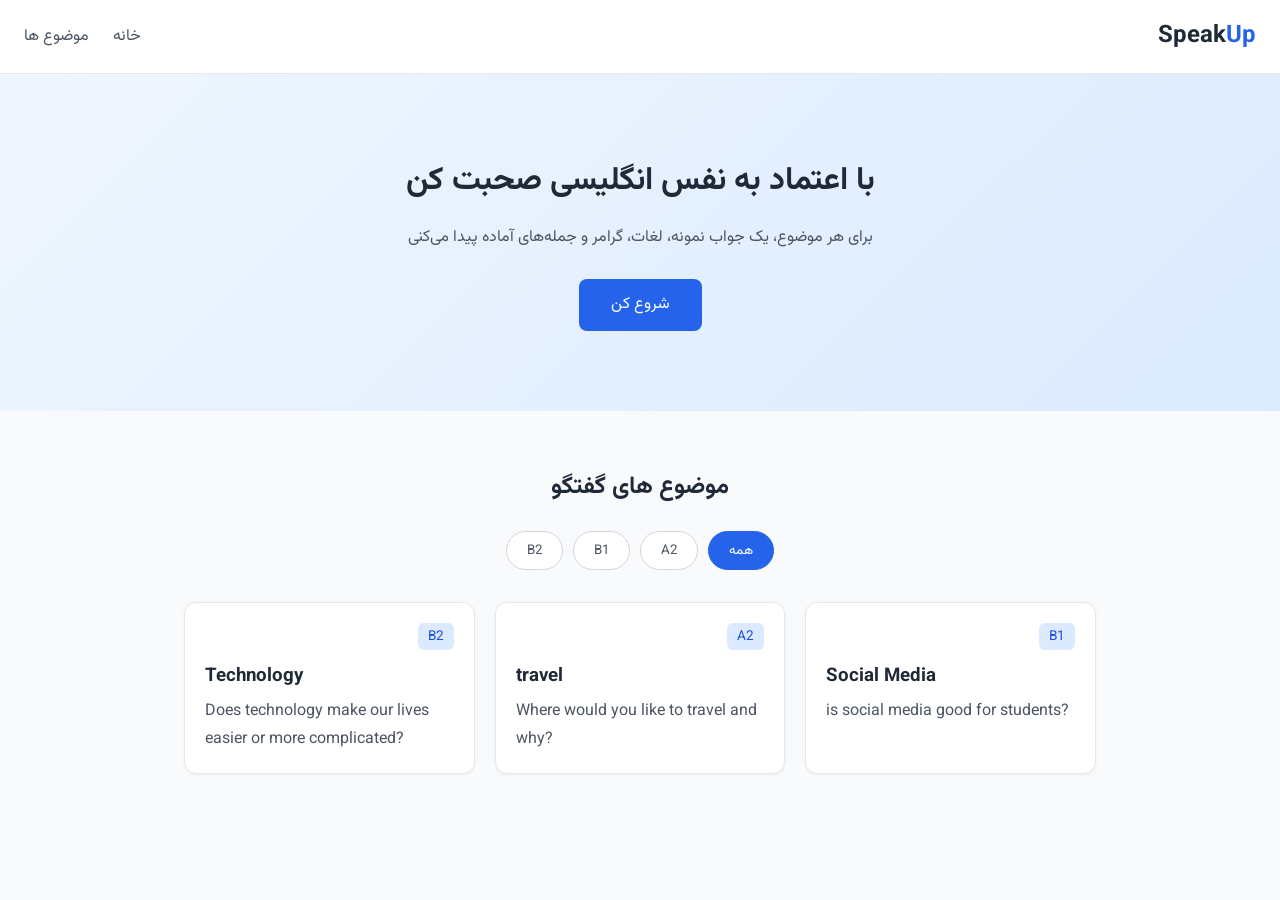
<file: index.html>
<!DOCTYPE html>
<html lang="fa" dir="rtl">
<head>
    <meta charset="UTF-8">
    <meta name="viewport" content="width=device-width, initial-scale=1.0">
    <title>گفتگوی انگلیسی</title>
    <link href="https://fonts.googleapis.com/css2?family=Vazirmatn:wght@400;700&display=swap" rel="stylesheet">
    <link rel="stylesheet" href="css/style.css">
    <link rel="icon" href="data:image/svg+xml,<svg xmlns=%22http://www.w3.org/2000/svg%22 viewBox=%220 0 100 100%22><text y=%22.9em%22 font-size=%2290%22>💬</text></svg>">
</head> 
<body>
    
    <header>
        <a href="index.html" class="logo">Speak<span>Up</span></a>
        <nav>
            <a href="index.html">خانه</a>
            <a href="#topics">موضوع ها</a>
        </nav>
    </header>

    <section class="hero">
        <h1> با اعتماد به نفس انگلیسی صحبت کن</h1>
        <p>برای هر موضوع، یک جواب نمونه، لغات، گرامر و جمله‌های آماده پیدا می‌کنی</p>
        <a href="#topics" class="btn">شروع کن</a>
    </section>

    <section class="topics" id="topics">
        <h2>موضوع های گفتگو</h2>

        <div class="filters">
            <button class="filter-btn active" data-level="all">همه</button>
            <button class="filter-btn" data-level="A2">A2</button>
            <button class="filter-btn" data-level="B1">B1</button>
            <button class="filter-btn" data-level="B2">B2</button>
        </div>

         <div class="cards" id="cards"></div>

    </section>
    
  <script src="js/data.js"></script>
  <script src="js/main.js"></script>

</body>
</html>
</file>
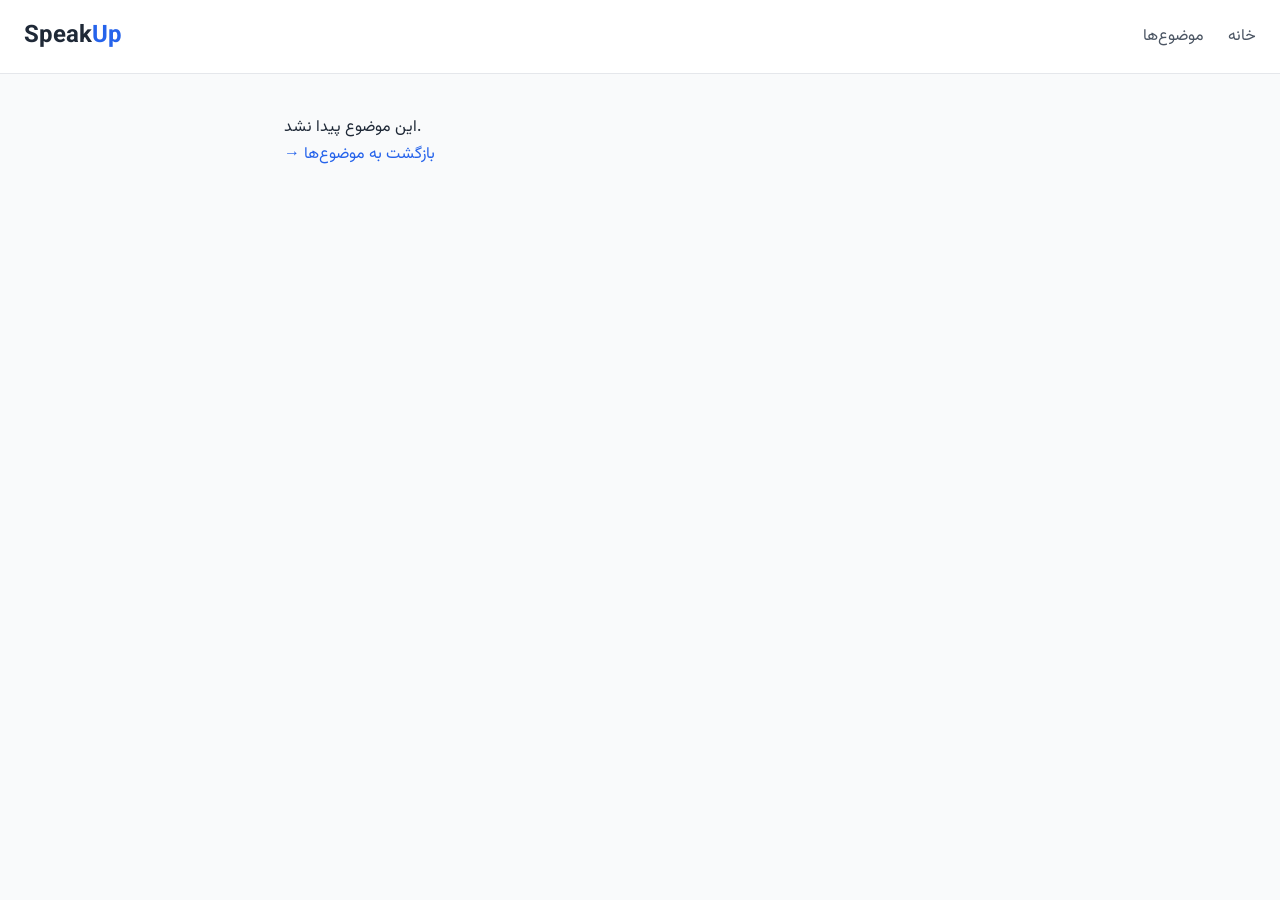
<file: topic.html>
<!DOCTYPE html>
<html lang="fa" dir="ltr">
    <head>
        <meta charset="UTF-8">
        <meta name="viewport" content="width=device-width , initial-scale=1.0">
        <title>موضوع | گفتگوی انگلیسی</title>
        <link href="https://fonts.googleapis.com/css2?family=Vazirmatn:wght@400;700&display=swap" rel="stylesheet">
        <link rel="stylesheet" href="css/style.css">
        <link rel="icon" href="data:image/svg+xml,<svg xmlns=%22http://www.w3.org/2000/svg%22 viewBox=%220 0 100 100%22><text y=%22.9em%22 font-size=%2290%22>💬</text></svg>">
    </head>

    <body>

    <header>
     <a href="index.html" class="logo">Speak<span>Up</span></a>
     <nav>
      <a href="index.html">خانه</a>
      <a href="index.html#topics">موضوع‌ها</a>
    </nav>
  </header>

      <main class="topic-page" id="topic-content"></main>

      <script src="js/data.js"></script>
      <script src="js/topic.js"></script>

</body>
</html>
</file>
<file: css/style.css>
* {
  box-sizing: border-box;
  margin: 0;
  padding: 0;
}

body {
  font-family: 'Vazirmatn', Tahoma, sans-serif;
  line-height: 1.7;
  color: #1f2937;
  background: #f9fafb;
}

header {
    display: flex;
    justify-content: space-between;
    align-items: center;
    padding: 16px 24px;
    background: #ffffff;
    border-bottom: 1px solid #e5e7eb;
}

.logo {
    font-size: 1.5rem;
    font-weight: bold;
    color: #1f2937;
    text-decoration: none;
}

.logo span {
  color: #2563eb;
}

nav a {
  color: #4b5563;
  text-decoration: none;
  margin-inline-start: 20px;
}

nav a:hover {
  color: #2563eb;
}

.hero {
    text-align: center;
    padding: 80px 24px;
    background: linear-gradient(135deg, #eff6ff, #dbeafe)
}

.hero h1 {
  font-size: 2rem;
  margin-bottom: 16px;
}

.hero p {
  max-width: 560px;
  margin: 0 auto 28px;
  color: #4b5563;
}

.btn {
  display: inline-block;
  padding: 12px 32px;
  background: #2563eb;
  color: #ffffff;
  text-decoration: none;
  border-radius: 8px;
}

.btn:hover {
  background: #1d4ed8;
}
.topics {
  max-width: 960px;
  margin: 0 auto;
  padding: 56px 24px;
}

.topics h2 {
  text-align: center;
  margin-bottom: 24px;
}

.filters {
  display: flex;
  justify-content: center;
  gap: 10px;
  margin-bottom: 32px;
}

.filter-btn {
  padding: 8px 20px;
  border: 1px solid #d1d5db;
  border-radius: 999px;
  background: #ffffff;
  color: #4b5563;
  font-family: inherit;
  cursor: pointer;
}

.filter-btn.active {
  background: #2563eb;
  border-color: #2563eb;
  color: #ffffff;
}

.cards {
  display: grid;
  grid-template-columns: repeat(auto-fill, minmax(260px, 1fr));
  gap: 20px;
}

.card {
  display: block;
  padding: 20px;
  background: #ffffff;
  border: 1px solid #e5e7eb;
  border-radius: 12px;
  color: inherit;
  text-decoration: none;
  box-shadow: 0 1px 3px rgba(0, 0, 0, 0.06);
  transition: transform 0.2s, box-shadow 0.2s, border-color 0.2s;
}

.card:hover {
  border-color: #2563eb;
  transform: translateY(-4px);
  box-shadow: 0 8px 20px rgba(37, 99, 235, 0.12);
}

.card h3 {
  margin: 10px 0 6px;
}

.card p {
  color: #4b5563;
}

.level {
  display: inline-block;
  padding: 2px 10px;
  background: #dbeafe;
  color: #1d4ed8;
  border-radius: 6px;
  font-size: 0.85rem;
}

.topic-page {
  max-width: 760px;
  margin: 0 auto;
  padding: 40px 24px;
}

.back-link {
  display: inline-block;
  margin-bottom: 24px;
  color: #2563eb;
  text-decoration: none;
}

.topic-page h1 {
  font-size: 2rem;
  margin: 12px 0 8px;
}

.topic-question {
  font-size: 1.15rem;
  color: #4b5563;
}

.accordion {
  margin-top: 32px;
}

.accordion-item {
  background: #ffffff;
  border: 1px solid #e5e7eb;
  border-radius: 12px;
  margin-bottom: 12px;
  overflow: hidden;
}

.accordion-header {
  display: flex;
  justify-content: space-between;
  align-items: center;
  width: 100%;
  padding: 16px 20px;
  background: none;
  border: none;
  font-family: inherit;
  font-size: 1.05rem;
  font-weight: bold;
  color: #1f2937;
  cursor: pointer;
}

.arrow {
  transition: transform 0.2s;
}

.accordion-item.open .arrow {
  transform: rotate(180deg);
}

.accordion-body {
  display: none;
  padding: 0 20px 20px;
  color: #374151;
}

.accordion-item.open .accordion-body {
  display: block;
}

.vocab-list,
.phrase-list {
  list-style: none;
}

.vocab-item {
  padding: 12px 0;
  border-bottom: 1px solid #f3f4f6;
}

.vocab-item:last-child {
  border-bottom: none;
}

.vocab-top {
  display: flex;
  justify-content: space-between;
  align-items: center;
  gap: 12px;
}

.vocab-word {
  font-weight: bold;
  color: #1d4ed8;
}

.vocab-meaning {
  color: #4b5563;
}

.vocab-example {
  margin-top: 4px;
  color: #6b7280;
  font-size: 0.95rem;
}

.phrase-list li {
  padding: 10px 14px;
  margin-bottom: 8px;
  background: #eff6ff;
  border-radius: 8px;
}

.structure-list {
  padding-inline-start: 24px;
}

.structure-list li {
  margin-bottom: 12px;
}

.step-example {
  display: block;
  color: #6b7280;
  font-size: 0.95rem;
}

.grammar-item {
  margin-bottom: 20px;
}

.grammar-item h4 {
  margin-bottom: 4px;
  color: #1d4ed8;
}

.grammar-examples,
.question-list,
.mistake-list {
  list-style: none;
}

.grammar-examples li {
  margin-top: 6px;
  padding: 8px 12px;
  background: #eff6ff;
  border-radius: 8px;
}

.question-list li {
  padding: 10px 0;
  border-bottom: 1px solid #f3f4f6;
}

.mistake-item {
  margin-bottom: 16px;
}

.mistake-wrong {
  color: #b91c1c;
  text-decoration: line-through;
}

.mistake-right {
  color: #15803d;
  font-weight: bold;
}

.mistake-note {
  margin-top: 2px;
  color: #6b7280;
  font-size: 0.9rem;
}
</file>
